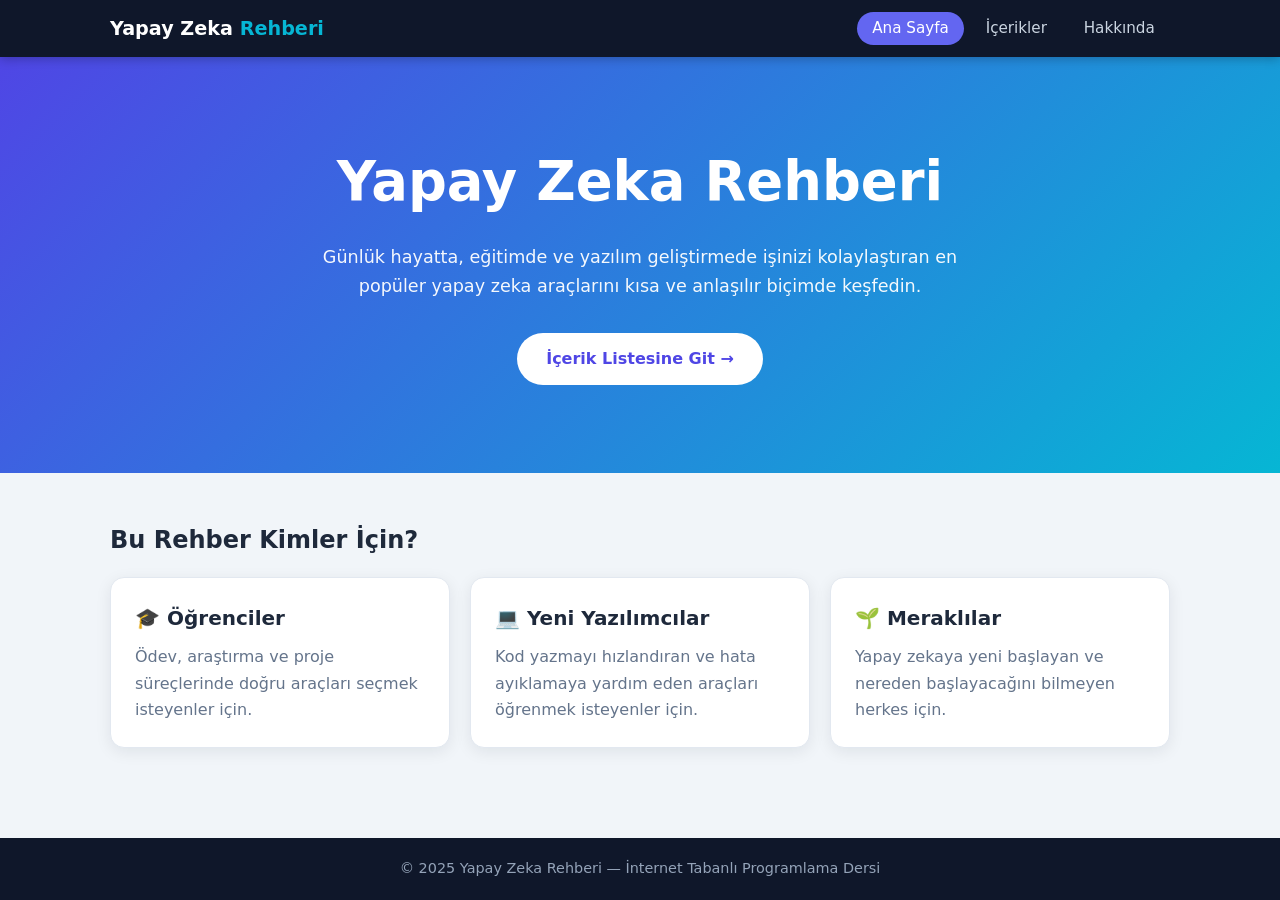
<file: index.html>
<!DOCTYPE html>
<html lang="tr">
<head>
  <meta charset="UTF-8">
  <meta name="viewport" content="width=device-width, initial-scale=1.0">
  <meta name="description" content="Yapay zeka araçlarını tanıtan Türkçe rehber.">
  <title>Yapay Zeka Rehberi | Ana Sayfa</title>
  <link rel="stylesheet" href="style.css">
</head>
<body>

  <!-- Üst menü (tüm sayfalarda aynı) -->
  <header class="ust-menu">
    <div class="kapsayici">
      <a href="index.html" class="logo">Yapay Zeka <span>Rehberi</span></a>
      <nav>
        <ul class="menu-liste">
          <li><a href="index.html" class="aktif">Ana Sayfa</a></li>
          <li><a href="icerikler.html">İçerikler</a></li>
          <li><a href="hakkinda.html">Hakkında</a></li>
        </ul>
      </nav>
    </div>
  </header>

  <main>
    <!-- Karşılama alanı -->
    <section class="hero">
      <div class="kapsayici">
        <h1>Yapay Zeka Rehberi</h1>
        <p>Günlük hayatta, eğitimde ve yazılım geliştirmede işinizi kolaylaştıran en popüler yapay zeka araçlarını kısa ve anlaşılır biçimde keşfedin.</p>
        <a href="icerikler.html" class="buton">İçerik Listesine Git →</a>
      </div>
    </section>

    <!-- Hedef kitle -->
    <section class="bolum">
      <div class="kapsayici">
        <h2>Bu Rehber Kimler İçin?</h2>
        <div class="ozellik-izgara">
          <article class="kart">
            <h3>🎓 Öğrenciler</h3>
            <p>Ödev, araştırma ve proje süreçlerinde doğru araçları seçmek isteyenler için.</p>
          </article>
          <article class="kart">
            <h3>💻 Yeni Yazılımcılar</h3>
            <p>Kod yazmayı hızlandıran ve hata ayıklamaya yardım eden araçları öğrenmek isteyenler için.</p>
          </article>
          <article class="kart">
            <h3>🌱 Meraklılar</h3>
            <p>Yapay zekaya yeni başlayan ve nereden başlayacağını bilmeyen herkes için.</p>
          </article>
        </div>
      </div>
    </section>
  </main>

  <footer class="alt-bilgi">© 2025 Yapay Zeka Rehberi — İnternet Tabanlı Programlama Dersi</footer>

</body>
</html>
</file>
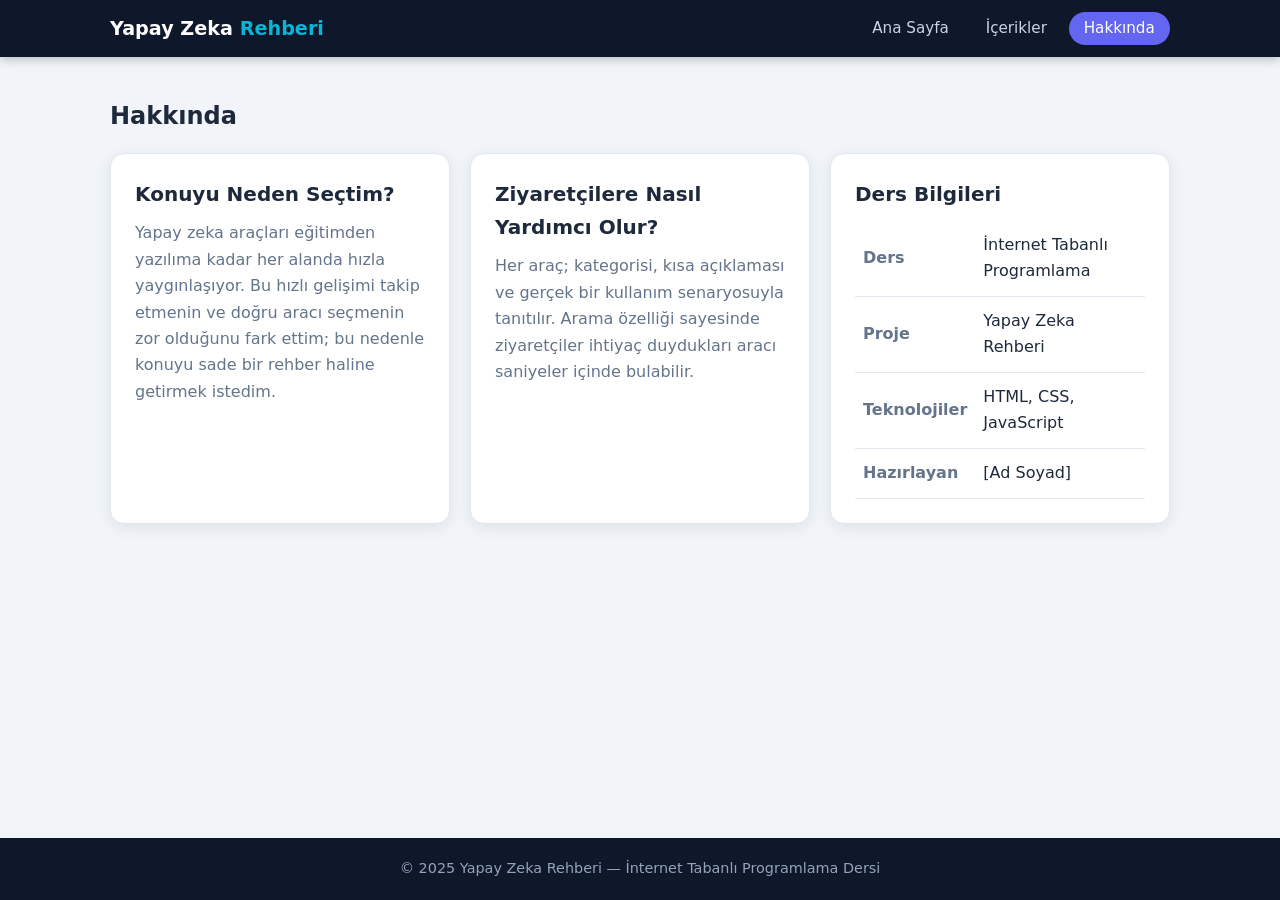
<file: hakkinda.html>
<!DOCTYPE html>
<html lang="tr">
<head>
  <meta charset="UTF-8">
  <meta name="viewport" content="width=device-width, initial-scale=1.0">
  <title>Yapay Zeka Rehberi | Hakkında</title>
  <link rel="stylesheet" href="style.css">
</head>
<body>

  <header class="ust-menu">
    <div class="kapsayici">
      <a href="index.html" class="logo">Yapay Zeka <span>Rehberi</span></a>
      <nav>
        <ul class="menu-liste">
          <li><a href="index.html">Ana Sayfa</a></li>
          <li><a href="icerikler.html">İçerikler</a></li>
          <li><a href="hakkinda.html" class="aktif">Hakkında</a></li>
        </ul>
      </nav>
    </div>
  </header>

  <main class="kapsayici">
    <section class="sayfa-baslik">
      <h1>Hakkında</h1>
    </section>

    <div class="ozellik-izgara" style="padding-bottom: 3rem;">
      <article class="kart">
        <h3>Konuyu Neden Seçtim?</h3>
        <p>Yapay zeka araçları eğitimden yazılıma kadar her alanda hızla yaygınlaşıyor. Bu hızlı gelişimi takip etmenin ve doğru aracı seçmenin zor olduğunu fark ettim; bu nedenle konuyu sade bir rehber haline getirmek istedim.</p>
      </article>

      <article class="kart">
        <h3>Ziyaretçilere Nasıl Yardımcı Olur?</h3>
        <p>Her araç; kategorisi, kısa açıklaması ve gerçek bir kullanım senaryosuyla tanıtılır. Arama özelliği sayesinde ziyaretçiler ihtiyaç duydukları aracı saniyeler içinde bulabilir.</p>
      </article>

      <article class="kart">
        <h3>Ders Bilgileri</h3>
        <table class="bilgi-tablo">
          <tr><th>Ders</th><td>İnternet Tabanlı Programlama</td></tr>
          <tr><th>Proje</th><td>Yapay Zeka Rehberi</td></tr>
          <tr><th>Teknolojiler</th><td>HTML, CSS, JavaScript</td></tr>
          <tr><th>Hazırlayan</th><td>[Ad Soyad]</td></tr>
        </table>
      </article>
    </div>
  </main>

  <footer class="alt-bilgi">© 2025 Yapay Zeka Rehberi — İnternet Tabanlı Programlama Dersi</footer>

</body>
</html>
</file>
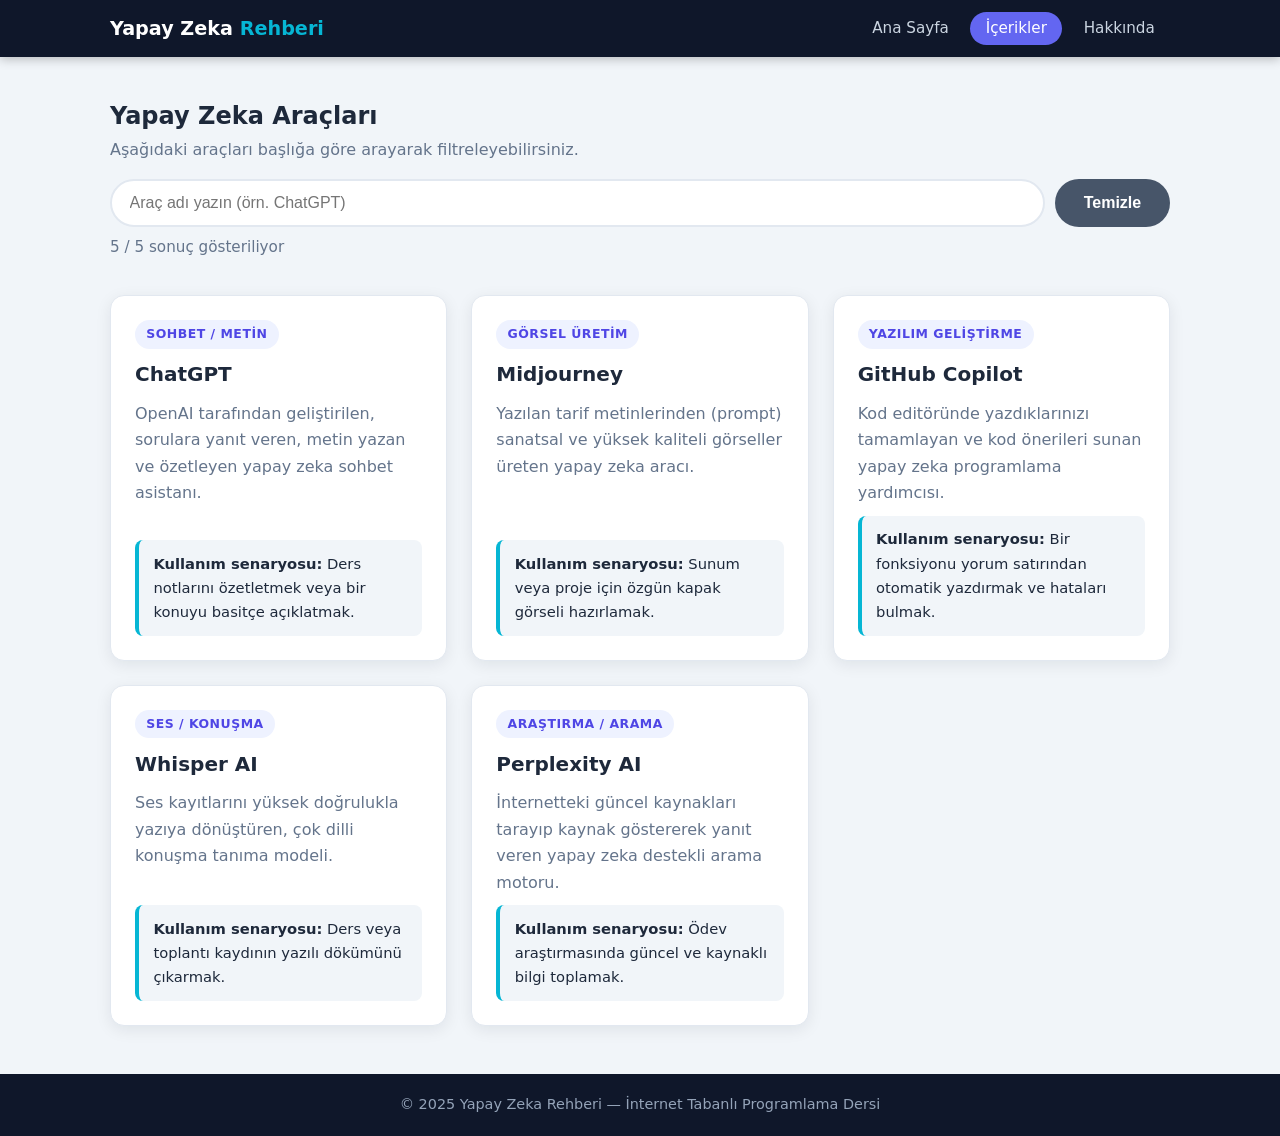
<file: icerikler.html>
<!DOCTYPE html>
<html lang="tr">
<head>
  <meta charset="UTF-8">
  <meta name="viewport" content="width=device-width, initial-scale=1.0">
  <title>Yapay Zeka Rehberi | İçerikler</title>
  <link rel="stylesheet" href="style.css">
</head>
<body>

  <header class="ust-menu">
    <div class="kapsayici">
      <a href="index.html" class="logo">Yapay Zeka <span>Rehberi</span></a>
      <nav>
        <ul class="menu-liste">
          <li><a href="index.html">Ana Sayfa</a></li>
          <li><a href="icerikler.html" class="aktif">İçerikler</a></li>
          <li><a href="hakkinda.html">Hakkında</a></li>
        </ul>
      </nav>
    </div>
  </header>

  <main class="kapsayici">
    <section class="sayfa-baslik">
      <h1>Yapay Zeka Araçları</h1>
      <p>Aşağıdaki araçları başlığa göre arayarak filtreleyebilirsiniz.</p>

      <!-- Arama alanı -->
      <div class="arama-kutusu">
        <input type="search" id="aramaInput" placeholder="Araç adı yazın (örn. ChatGPT)" aria-label="Araç ara" autocomplete="off">
        <button type="button" id="temizleBtn" class="buton buton-ikincil">Temizle</button>
      </div>
      <p id="sonucSayaci" class="sonuc-sayaci" aria-live="polite"></p>
    </section>

    <!-- Kart listesi -->
    <section class="kart-izgara" id="kartListesi">

      <article class="kart" data-title="ChatGPT">
        <span class="kategori">Sohbet / Metin</span>
        <h3>ChatGPT</h3>
        <p>OpenAI tarafından geliştirilen, sorulara yanıt veren, metin yazan ve özetleyen yapay zeka sohbet asistanı.</p>
        <div class="senaryo"><strong>Kullanım senaryosu:</strong> Ders notlarını özetletmek veya bir konuyu basitçe açıklatmak.</div>
      </article>

      <article class="kart" data-title="Midjourney">
        <span class="kategori">Görsel Üretim</span>
        <h3>Midjourney</h3>
        <p>Yazılan tarif metinlerinden (prompt) sanatsal ve yüksek kaliteli görseller üreten yapay zeka aracı.</p>
        <div class="senaryo"><strong>Kullanım senaryosu:</strong> Sunum veya proje için özgün kapak görseli hazırlamak.</div>
      </article>

      <article class="kart" data-title="GitHub Copilot">
        <span class="kategori">Yazılım Geliştirme</span>
        <h3>GitHub Copilot</h3>
        <p>Kod editöründe yazdıklarınızı tamamlayan ve kod önerileri sunan yapay zeka programlama yardımcısı.</p>
        <div class="senaryo"><strong>Kullanım senaryosu:</strong> Bir fonksiyonu yorum satırından otomatik yazdırmak ve hataları bulmak.</div>
      </article>

      <article class="kart" data-title="Whisper AI">
        <span class="kategori">Ses / Konuşma</span>
        <h3>Whisper AI</h3>
        <p>Ses kayıtlarını yüksek doğrulukla yazıya dönüştüren, çok dilli konuşma tanıma modeli.</p>
        <div class="senaryo"><strong>Kullanım senaryosu:</strong> Ders veya toplantı kaydının yazılı dökümünü çıkarmak.</div>
      </article>

      <article class="kart" data-title="Perplexity AI">
        <span class="kategori">Araştırma / Arama</span>
        <h3>Perplexity AI</h3>
        <p>İnternetteki güncel kaynakları tarayıp kaynak göstererek yanıt veren yapay zeka destekli arama motoru.</p>
        <div class="senaryo"><strong>Kullanım senaryosu:</strong> Ödev araştırmasında güncel ve kaynaklı bilgi toplamak.</div>
      </article>

    </section>

    <!-- Eşleşme yokken gösterilecek mesaj -->
    <div id="sonucYok" class="sonuc-yok gizli">Sonuç bulunamadı. Lütfen farklı bir başlık deneyin.</div>
  </main>

  <footer class="alt-bilgi">© 2025 Yapay Zeka Rehberi — İnternet Tabanlı Programlama Dersi</footer>

  <script src="script.js"></script>
</body>
</html>
</file>
<file: style.css>
/* ==========================================================
   Yapay Zeka Rehberi - Ortak Stil Dosyası
   ========================================================== */

/* ---------- 1. CSS Değişkenleri ---------- */
:root {
  --renk-birincil: #6366f1;
  --renk-birincil-koyu: #4f46e5;
  --renk-vurgu: #06b6d4;
  --renk-arka: #f1f5f9;
  --renk-kart: #ffffff;
  --renk-metin: #1e293b;
  --renk-metin-soluk: #64748b;
  --renk-kenar: #e2e8f0;
  --renk-menu: #0f172a;
  --yaricap: 14px;
  --golge: 0 4px 16px rgba(15, 23, 42, 0.08);
  --golge-yuksek: 0 12px 28px rgba(99, 102, 241, 0.22);
  --gecis: 0.25s ease;
  --maks-genislik: 1100px;
}

/* ---------- 2. Temel Sıfırlama ---------- */
*, *::before, *::after { box-sizing: border-box; margin: 0; padding: 0; }

body {
  font-family: "Segoe UI", system-ui, -apple-system, Roboto, sans-serif;
  background: var(--renk-arka);
  color: var(--renk-metin);
  line-height: 1.65;
  min-height: 100vh;
  display: flex;
  flex-direction: column;
}

main { flex: 1; }

.kapsayici {
  width: 100%;
  max-width: var(--maks-genislik);
  margin: 0 auto;
  padding: 0 1.25rem;
}

/* ---------- 3. Üst Menü (Navigation) ---------- */
.ust-menu {
  background: var(--renk-menu);
  position: sticky;
  top: 0;
  z-index: 100;
  box-shadow: 0 2px 10px rgba(0, 0, 0, 0.25);
}

.ust-menu .kapsayici {
  display: flex;
  flex-wrap: wrap;          /* Dar ekranda alt satıra geçer */
  align-items: center;
  justify-content: space-between;
  gap: 0.5rem;
  padding-top: 0.8rem;
  padding-bottom: 0.8rem;
}

.logo {
  color: #fff;
  font-weight: 700;
  font-size: 1.2rem;
  text-decoration: none;
}
.logo span { color: var(--renk-vurgu); }

.menu-liste {
  display: flex;
  flex-wrap: wrap;
  gap: 0.4rem;
  list-style: none;
}

.menu-liste a {
  color: #cbd5e1;
  text-decoration: none;
  padding: 0.45rem 0.95rem;
  border-radius: 999px;
  font-size: 0.95rem;
  transition: background var(--gecis), color var(--gecis);
}
.menu-liste a:hover { background: rgba(255, 255, 255, 0.1); color: #fff; }
.menu-liste a.aktif { background: var(--renk-birincil); color: #fff; }

/* ---------- 4. Butonlar ---------- */
.buton {
  display: inline-block;
  background: var(--renk-birincil);
  color: #fff;
  border: none;
  cursor: pointer;
  text-decoration: none;
  font-size: 1rem;
  font-weight: 600;
  padding: 0.8rem 1.8rem;
  border-radius: 999px;
  transition: transform var(--gecis), background var(--gecis), box-shadow var(--gecis);
}
.buton:hover {
  background: var(--renk-birincil-koyu);
  transform: translateY(-2px);
  box-shadow: var(--golge-yuksek);
}

/* ---------- 5. Ana Sayfa (Hero) ---------- */
.hero {
  background: linear-gradient(135deg, #4f46e5 0%, #06b6d4 100%);
  color: #fff;
  text-align: center;
  padding: 5rem 0 5.5rem;
}
.hero h1 { font-size: clamp(2rem, 6vw, 3.4rem); margin-bottom: 1rem; }
.hero p { max-width: 640px; margin: 0 auto 2rem; font-size: 1.1rem; opacity: 0.95; }
.hero .buton { background: #fff; color: var(--renk-birincil-koyu); }
.hero .buton:hover { background: #eef2ff; }

.bolum { padding: 3rem 0; }
.bolum h2 { margin-bottom: 1rem; }

/* Özellik kutuları (CSS Grid) */
.ozellik-izgara {
  display: grid;
  grid-template-columns: repeat(auto-fit, minmax(240px, 1fr));
  gap: 1.25rem;
}

/* ---------- 6. Kartlar ---------- */
.kart {
  background: var(--renk-kart);
  border: 1px solid var(--renk-kenar);
  border-radius: var(--yaricap);
  padding: 1.5rem;
  box-shadow: var(--golge);
  display: flex;
  flex-direction: column;
  gap: 0.6rem;
  transition: transform var(--gecis), box-shadow var(--gecis);
}
.kart:hover { transform: translateY(-4px); box-shadow: var(--golge-yuksek); }
.kart h3 { font-size: 1.25rem; }
.kart p { color: var(--renk-metin-soluk); }

.kategori {
  align-self: flex-start;
  background: #eef2ff;
  color: var(--renk-birincil-koyu);
  font-size: 0.78rem;
  font-weight: 700;
  text-transform: uppercase;
  letter-spacing: 0.04em;
  padding: 0.25rem 0.7rem;
  border-radius: 999px;
}

.senaryo {
  margin-top: auto;
  background: var(--renk-arka);
  border-left: 4px solid var(--renk-vurgu);
  padding: 0.7rem 0.9rem;
  border-radius: 8px;
  font-size: 0.92rem;
}

/* ---------- 7. İçerik Sayfası: Arama ve Izgara ---------- */
.sayfa-baslik { padding: 2.5rem 0 1rem; }
.sayfa-baslik p { color: var(--renk-metin-soluk); }

.arama-kutusu {
  display: flex;
  flex-wrap: wrap;
  gap: 0.6rem;
  margin: 1rem 0 0.5rem;
}
.arama-kutusu input {
  flex: 1 1 240px;
  padding: 0.8rem 1.1rem;
  font-size: 1rem;
  border: 2px solid var(--renk-kenar);
  border-radius: 999px;
  outline: none;
  transition: border-color var(--gecis);
}
.arama-kutusu input:focus { border-color: var(--renk-birincil); }
.buton-ikincil { background: #475569; }
.buton-ikincil:hover { background: #334155; box-shadow: none; }

.sonuc-sayaci { color: var(--renk-metin-soluk); margin-bottom: 1.2rem; font-size: 0.95rem; }

.kart-izgara {
  display: grid;
  grid-template-columns: repeat(auto-fill, minmax(290px, 1fr));
  gap: 1.5rem;
  padding-bottom: 3rem;
}

.sonuc-yok {
  text-align: center;
  background: #fff7ed;
  color: #9a3412;
  border: 1px dashed #fdba74;
  border-radius: var(--yaricap);
  padding: 1.5rem;
  margin-bottom: 3rem;
}

/* JS ile gizlenen kartlar ve mesajlar */
.gizli { display: none !important; }

/* ---------- 8. Hakkında Sayfası ---------- */
.bilgi-tablo { width: 100%; border-collapse: collapse; }
.bilgi-tablo th, .bilgi-tablo td {
  text-align: left;
  padding: 0.7rem 0.5rem;
  border-bottom: 1px solid var(--renk-kenar);
}
.bilgi-tablo th { width: 40%; color: var(--renk-metin-soluk); font-weight: 600; }

/* ---------- 9. Alt Bilgi ---------- */
.alt-bilgi {
  background: var(--renk-menu);
  color: #94a3b8;
  text-align: center;
  padding: 1.2rem;
  font-size: 0.9rem;
}

/* ---------- 10. Mobil Uyum ---------- */
@media (max-width: 600px) {
  .ust-menu .kapsayici { justify-content: center; }
  .hero { padding: 3.5rem 0; }
  .bilgi-tablo th, .bilgi-tablo td { display: block; width: 100%; }
  .bilgi-tablo th { border-bottom: none; padding-bottom: 0; }
}
</file>
